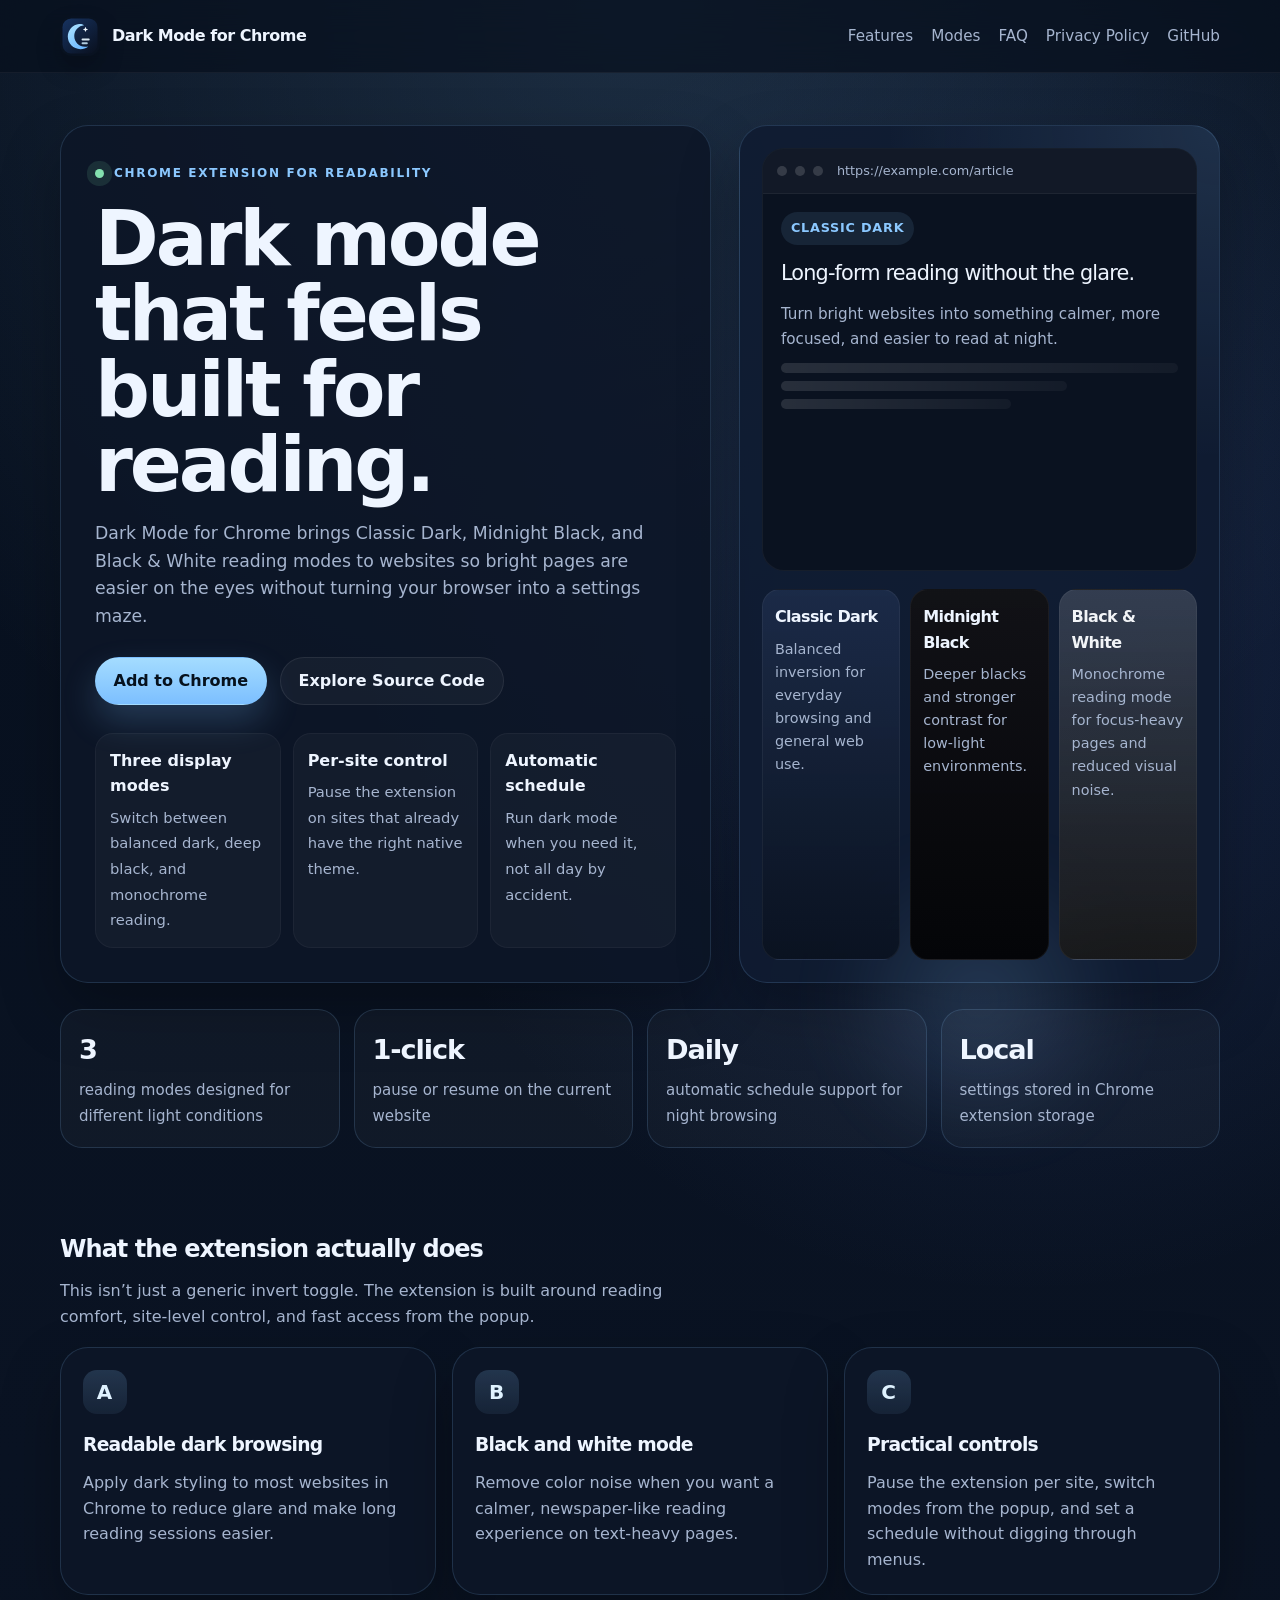
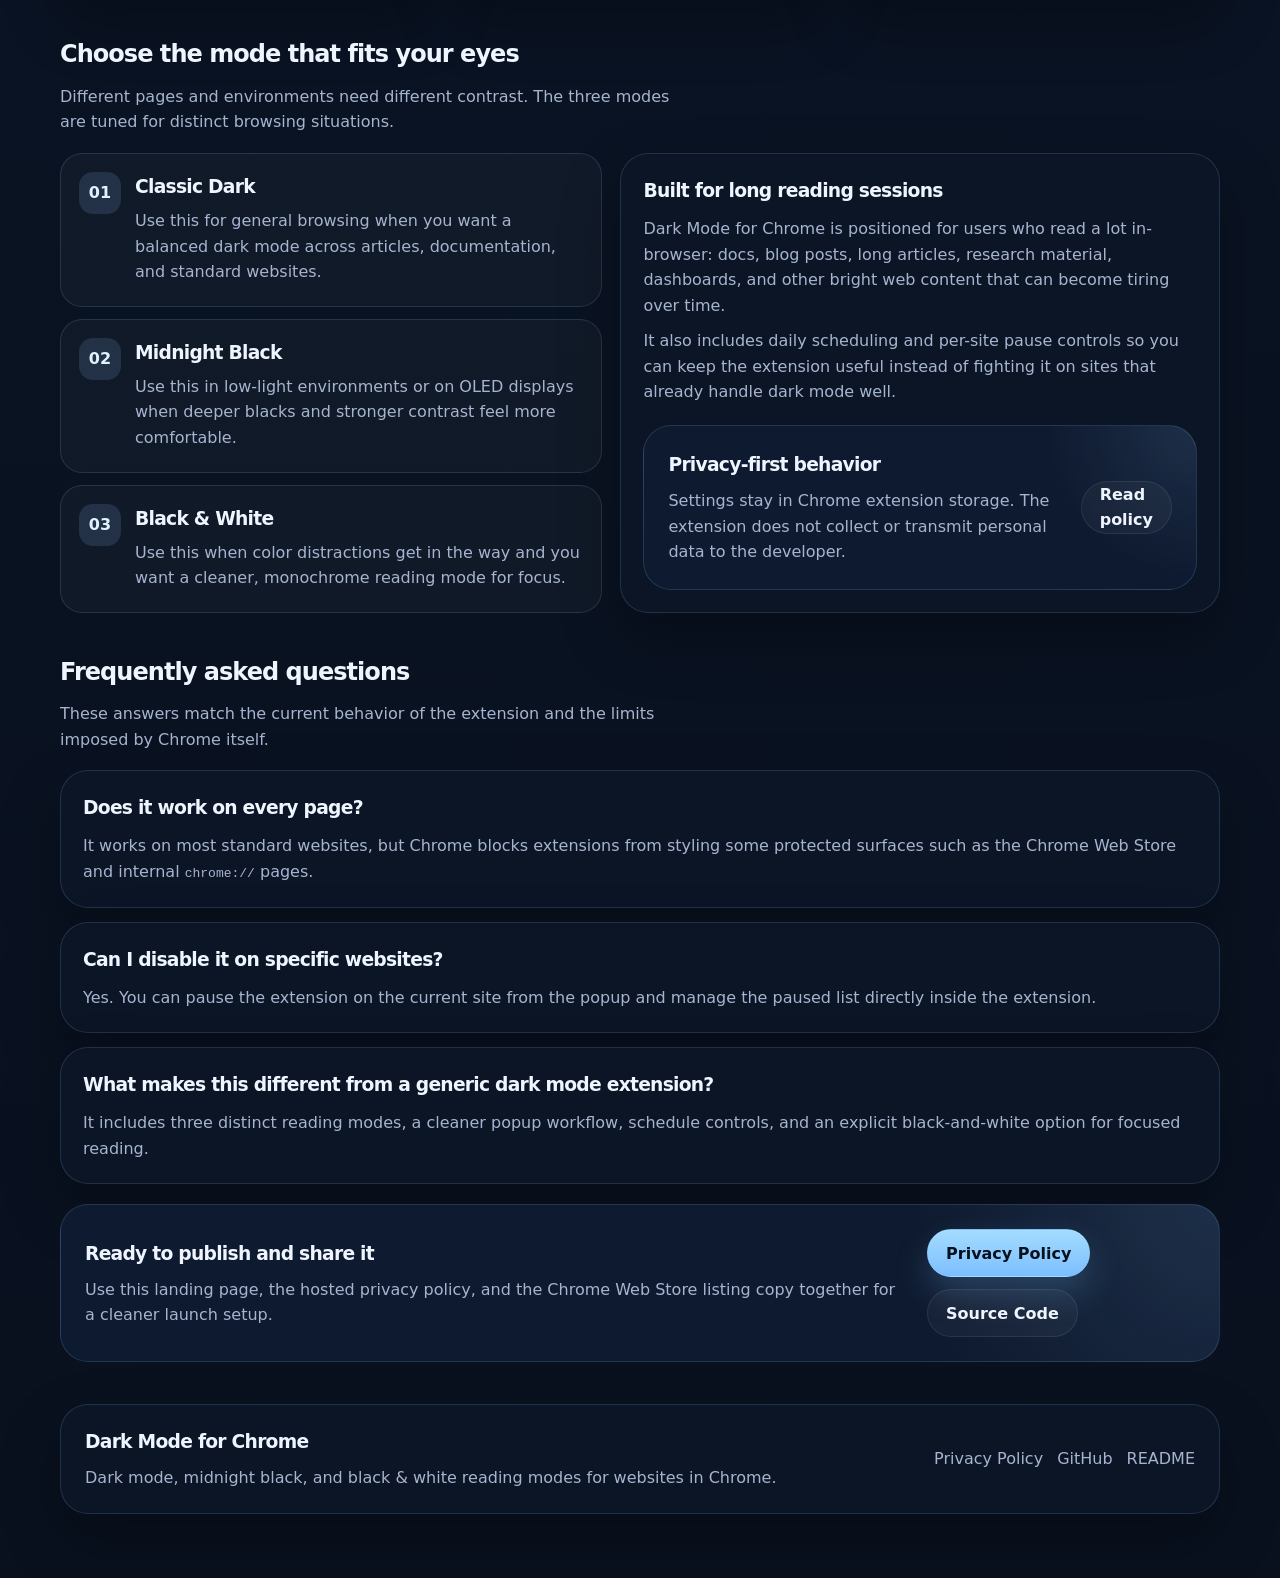
<file: index.html>
<!DOCTYPE html>
<html lang="en">
<head>
  <meta charset="UTF-8" />
  <meta name="viewport" content="width=device-width, initial-scale=1.0" />
  <title>Dark Mode for Chrome | Midnight Black and Black & White Reading Modes</title>
  <meta
    name="description"
    content="Dark Mode for Chrome adds Classic Dark, Midnight Black, and Black & White reading modes to websites for better readability and lower eye strain."
  />
  <meta
    name="robots"
    content="index,follow,max-image-preview:large,max-snippet:-1,max-video-preview:-1"
  />
  <meta property="og:title" content="Dark Mode for Chrome" />
  <meta
    property="og:description"
    content="A reading-focused Chrome extension with dark mode, midnight black, black-and-white mode, per-site pause, and schedule controls."
  />
  <meta property="og:type" content="website" />
  <meta property="og:image" content="/icons/icon128.png" />
  <meta name="twitter:card" content="summary_large_image" />
  <meta name="twitter:title" content="Dark Mode for Chrome" />
  <meta
    name="twitter:description"
    content="Dark mode for Chrome with Classic Dark, Midnight Black, and Black & White reading modes."
  />
  <meta name="twitter:image" content="/icons/icon128.png" />
  <link rel="icon" type="image/svg+xml" href="/icons/icon.svg" />
  <style>
    :root {
      --bg: #07101e;
      --surface: rgba(13, 22, 39, 0.88);
      --surface-2: rgba(16, 28, 49, 0.92);
      --surface-3: #13233e;
      --border: rgba(137, 196, 255, 0.16);
      --text: #eef5ff;
      --muted: #a6b5cf;
      --accent: #8bc8ff;
      --accent-2: #dff2ff;
      --success: #84e1af;
      --shadow: rgba(0, 0, 0, 0.28);
      --font: "Sora", "Segoe UI", system-ui, sans-serif;
      --font-body: "Inter", "Segoe UI", system-ui, sans-serif;
    }

    * { box-sizing: border-box; }
    html { color-scheme: dark; scroll-behavior: smooth; }
    body {
      margin: 0;
      font-family: var(--font-body);
      background:
        radial-gradient(circle at top, rgba(139, 200, 255, 0.16), transparent 28%),
        radial-gradient(circle at 80% 20%, rgba(73, 104, 192, 0.22), transparent 24%),
        linear-gradient(180deg, #07101e 0%, #0a1323 46%, #09111f 100%);
      color: var(--text);
      line-height: 1.6;
      overflow-x: hidden;
    }

    a { color: inherit; text-decoration: none; }
    img { display: block; max-width: 100%; }

    .shell {
      width: min(1160px, calc(100% - 32px));
      margin: 0 auto;
    }

    .nav {
      position: sticky;
      top: 0;
      z-index: 10;
      backdrop-filter: blur(16px);
      background: rgba(7, 16, 30, 0.72);
      border-bottom: 1px solid rgba(255, 255, 255, 0.05);
    }

    .nav-inner {
      display: flex;
      align-items: center;
      justify-content: space-between;
      gap: 18px;
      padding: 16px 0;
    }

    .brand {
      display: flex;
      align-items: center;
      gap: 12px;
      font-family: var(--font);
      font-weight: 700;
      letter-spacing: -0.03em;
    }

    .brand img {
      width: 40px;
      height: 40px;
      border-radius: 12px;
      box-shadow: 0 12px 24px rgba(0, 0, 0, 0.22);
    }

    .nav-links {
      display: flex;
      align-items: center;
      gap: 18px;
      color: var(--muted);
      font-size: 0.95rem;
    }

    .nav-links a:hover { color: var(--accent-2); }

    .nav-links a,
    .footer-links a {
      transition: color 160ms ease, opacity 160ms ease;
    }

    .hero {
      padding: 52px 0 28px;
    }

    .hero-grid {
      display: grid;
      grid-template-columns: minmax(0, 1.15fr) minmax(320px, 0.85fr);
      gap: 28px;
      align-items: stretch;
    }

    .hero-copy,
    .hero-demo,
    .panel,
    .faq-item,
    .footer-card {
      border: 1px solid var(--border);
      background: var(--surface);
      border-radius: 28px;
      box-shadow: 0 26px 60px var(--shadow);
    }

    .hero-copy {
      padding: 34px;
    }

    .hero-copy > * {
      opacity: 0;
      transform: translateY(24px);
      animation: rise-in 780ms cubic-bezier(0.22, 1, 0.36, 1) forwards;
    }

    .hero-copy .eyebrow { animation-delay: 100ms; }
    .hero-copy h1 { animation-delay: 180ms; }
    .hero-copy .lead { animation-delay: 280ms; }
    .hero-copy .cta-row { animation-delay: 380ms; }
    .hero-copy .mini-grid { animation-delay: 500ms; }

    .eyebrow {
      display: inline-flex;
      align-items: center;
      gap: 10px;
      font-size: 12px;
      letter-spacing: 0.14em;
      text-transform: uppercase;
      color: var(--accent);
      font-weight: 700;
      margin-bottom: 18px;
    }

    .eyebrow::before {
      content: "";
      width: 9px;
      height: 9px;
      border-radius: 999px;
      background: var(--success);
      box-shadow: 0 0 0 8px rgba(132, 225, 175, 0.12);
    }

    h1, h2, h3 {
      margin: 0;
      font-family: var(--font);
      letter-spacing: -0.04em;
    }

    h1 {
      font-size: clamp(2.5rem, 6vw, 4.8rem);
      line-height: 0.98;
      max-width: 10ch;
      margin-bottom: 18px;
    }

    .lead {
      font-size: 1.08rem;
      color: var(--muted);
      max-width: 60ch;
      margin: 0 0 26px;
    }

    .cta-row {
      display: flex;
      flex-wrap: wrap;
      gap: 12px;
      margin-bottom: 28px;
    }

    .button {
      display: inline-flex;
      align-items: center;
      justify-content: center;
      min-height: 48px;
      padding: 0 18px;
      border-radius: 999px;
      border: 1px solid transparent;
      font-weight: 700;
      transition: transform 160ms ease, border-color 160ms ease, background 160ms ease;
    }

    .button:hover { transform: translateY(-1px); }

    .button-primary {
      background: linear-gradient(180deg, #a4dcff 0%, #7cbfff 100%);
      color: #06111d;
      box-shadow: 0 16px 34px rgba(124, 191, 255, 0.22);
    }

    .button-secondary {
      background: rgba(255, 255, 255, 0.04);
      border-color: rgba(255, 255, 255, 0.08);
      color: var(--text);
    }

    .mini-grid {
      display: grid;
      grid-template-columns: repeat(3, minmax(0, 1fr));
      gap: 12px;
    }

    .mini-card {
      padding: 14px;
      border-radius: 18px;
      background: rgba(255, 255, 255, 0.03);
      border: 1px solid rgba(255, 255, 255, 0.04);
      transition: transform 180ms ease, border-color 180ms ease, background 180ms ease;
    }

    .mini-card:hover {
      transform: translateY(-3px);
      border-color: rgba(139, 200, 255, 0.18);
      background: rgba(255, 255, 255, 0.05);
    }

    .mini-title {
      display: block;
      font-weight: 700;
      margin-bottom: 6px;
    }

    .mini-copy {
      font-size: 0.92rem;
      color: var(--muted);
    }

    .hero-demo {
      padding: 22px;
      background:
        radial-gradient(circle at top right, rgba(139, 200, 255, 0.12), transparent 34%),
        var(--surface-2);
      display: grid;
      gap: 18px;
      position: relative;
      isolation: isolate;
      animation: drift 8s ease-in-out infinite;
    }

    .hero-demo::after {
      content: "";
      position: absolute;
      inset: auto 14% -18% 14%;
      height: 32%;
      background: radial-gradient(circle, rgba(139, 200, 255, 0.18), transparent 68%);
      filter: blur(30px);
      z-index: -1;
      animation: pulse-glow 6s ease-in-out infinite;
    }

    .demo-window {
      border-radius: 22px;
      border: 1px solid rgba(255, 255, 255, 0.05);
      background: #0a1220;
      overflow: hidden;
    }

    .demo-topbar {
      display: flex;
      align-items: center;
      gap: 8px;
      padding: 12px 14px;
      background: rgba(255, 255, 255, 0.03);
      border-bottom: 1px solid rgba(255, 255, 255, 0.05);
    }

    .demo-dot {
      width: 10px;
      height: 10px;
      border-radius: 50%;
      background: rgba(255, 255, 255, 0.15);
    }

    .demo-url {
      margin-left: 6px;
      font-size: 0.8rem;
      color: var(--muted);
    }

    .demo-body {
      padding: 18px;
      display: grid;
      gap: 12px;
    }

    .demo-badge {
      display: inline-flex;
      width: fit-content;
      padding: 6px 10px;
      border-radius: 999px;
      background: rgba(139, 200, 255, 0.1);
      color: var(--accent);
      font-size: 0.8rem;
      font-weight: 700;
      letter-spacing: 0.06em;
      text-transform: uppercase;
    }

    .demo-headline {
      font-size: 1.3rem;
      font-family: var(--font);
      letter-spacing: -0.04em;
    }

    .demo-paragraph {
      color: var(--muted);
      font-size: 0.95rem;
    }

    .demo-lines {
      display: grid;
      gap: 8px;
    }

    .line {
      height: 10px;
      border-radius: 999px;
      background: linear-gradient(90deg, rgba(255,255,255,0.12), rgba(255,255,255,0.04));
    }

    .line.short { width: 58%; }
    .line.mid { width: 72%; }

    .mode-preview-grid {
      display: grid;
      grid-template-columns: repeat(3, minmax(0, 1fr));
      gap: 10px;
    }

    .mode-preview {
      padding: 14px 12px;
      border-radius: 18px;
      border: 1px solid rgba(255, 255, 255, 0.05);
      background: rgba(255, 255, 255, 0.03);
      min-height: 132px;
      transition: transform 180ms ease, border-color 180ms ease;
    }

    .mode-preview:hover {
      transform: translateY(-4px);
      border-color: rgba(139, 200, 255, 0.2);
    }

    .mode-preview h3 {
      font-size: 1rem;
      margin-bottom: 8px;
    }

    .mode-preview p {
      margin: 0;
      font-size: 0.9rem;
      color: var(--muted);
    }

    .mode-preview.classic { background: linear-gradient(180deg, rgba(31, 47, 77, 0.8), rgba(10, 18, 32, 0.92)); }
    .mode-preview.midnight { background: linear-gradient(180deg, rgba(18, 18, 22, 0.96), rgba(4, 5, 8, 1)); }
    .mode-preview.mono {
      background: linear-gradient(180deg, rgba(240, 240, 240, 0.16), rgba(25, 25, 25, 0.92));
      color: #f2f4f7;
    }

    .stats {
      display: grid;
      grid-template-columns: repeat(4, minmax(0, 1fr));
      gap: 14px;
      margin: 26px 0 38px;
    }

    .stat {
      padding: 18px;
      border-radius: 22px;
      border: 1px solid var(--border);
      background: rgba(255, 255, 255, 0.03);
      transition: transform 180ms ease, border-color 180ms ease, background 180ms ease;
    }

    .stat:hover {
      transform: translateY(-4px);
      border-color: rgba(139, 200, 255, 0.22);
      background: rgba(255, 255, 255, 0.05);
    }

    .stat strong {
      display: block;
      font-family: var(--font);
      font-size: 1.7rem;
      letter-spacing: -0.04em;
      margin-bottom: 6px;
    }

    .stat span {
      color: var(--muted);
      font-size: 0.94rem;
    }

    .section {
      padding: 16px 0 24px;
    }

    .section-header {
      display: flex;
      align-items: end;
      justify-content: space-between;
      gap: 18px;
      margin-bottom: 18px;
    }

    .section-header p {
      max-width: 62ch;
      margin: 10px 0 0;
      color: var(--muted);
    }

    .grid-3 {
      display: grid;
      grid-template-columns: repeat(3, minmax(0, 1fr));
      gap: 16px;
    }

    .panel {
      padding: 22px;
      transition: transform 220ms ease, border-color 220ms ease, background 220ms ease;
      transform-style: preserve-3d;
    }

    .panel:hover {
      transform: translateY(-5px);
      border-color: rgba(139, 200, 255, 0.22);
      background: rgba(16, 28, 49, 0.92);
    }

    .panel-icon {
      width: 44px;
      height: 44px;
      border-radius: 14px;
      display: grid;
      place-items: center;
      margin-bottom: 16px;
      background: linear-gradient(180deg, rgba(139, 200, 255, 0.18), rgba(139, 200, 255, 0.08));
      color: var(--accent-2);
      font-size: 1.25rem;
      font-weight: 800;
    }

    .panel p {
      margin: 10px 0 0;
      color: var(--muted);
    }

    .two-up {
      display: grid;
      grid-template-columns: minmax(0, 0.95fr) minmax(0, 1.05fr);
      gap: 18px;
      margin-top: 12px;
    }

    .steps {
      display: grid;
      gap: 12px;
    }

    .step {
      display: grid;
      grid-template-columns: 42px minmax(0, 1fr);
      gap: 14px;
      align-items: start;
      padding: 18px;
      border-radius: 22px;
      border: 1px solid var(--border);
      background: rgba(255, 255, 255, 0.03);
      transition: transform 180ms ease, border-color 180ms ease;
    }

    .step:hover {
      transform: translateY(-4px);
      border-color: rgba(139, 200, 255, 0.2);
    }

    .step-number {
      width: 42px;
      height: 42px;
      border-radius: 14px;
      display: grid;
      place-items: center;
      font-family: var(--font);
      font-weight: 700;
      background: rgba(139, 200, 255, 0.14);
      color: var(--accent-2);
    }

    .step p { margin: 6px 0 0; color: var(--muted); }

    .faq {
      display: grid;
      gap: 14px;
    }

    .faq-item {
      padding: 22px;
      transition: transform 180ms ease, border-color 180ms ease;
    }

    .faq-item:hover {
      transform: translateY(-4px);
      border-color: rgba(139, 200, 255, 0.18);
    }

    .faq-item p {
      margin: 10px 0 0;
      color: var(--muted);
    }

    .cta-band {
      margin-top: 20px;
      padding: 24px;
      border-radius: 28px;
      border: 1px solid var(--border);
      background:
        radial-gradient(circle at right top, rgba(139, 200, 255, 0.12), transparent 26%),
        var(--surface-2);
      display: flex;
      align-items: center;
      justify-content: space-between;
      gap: 18px;
      transition: transform 220ms ease, border-color 220ms ease;
    }

    .cta-band:hover {
      transform: translateY(-4px);
      border-color: rgba(139, 200, 255, 0.22);
    }

    .cta-band p {
      margin: 8px 0 0;
      color: var(--muted);
    }

    footer {
      padding: 18px 0 64px;
    }

    .footer-card {
      padding: 22px 24px;
      display: flex;
      align-items: center;
      justify-content: space-between;
      gap: 18px;
    }

    .footer-links {
      display: flex;
      flex-wrap: wrap;
      gap: 14px;
      color: var(--muted);
    }

    .footer-links a:hover { color: var(--accent-2); }

    [data-reveal] {
      opacity: 0;
      transform: translateY(30px) scale(0.985);
      transition:
        opacity 700ms cubic-bezier(0.22, 1, 0.36, 1),
        transform 700ms cubic-bezier(0.22, 1, 0.36, 1);
      transition-delay: var(--reveal-delay, 0ms);
    }

    [data-reveal].is-visible {
      opacity: 1;
      transform: translateY(0) scale(1);
    }

    @keyframes rise-in {
      from {
        opacity: 0;
        transform: translateY(24px);
      }
      to {
        opacity: 1;
        transform: translateY(0);
      }
    }

    @keyframes drift {
      0%, 100% {
        transform: translateY(0px);
      }
      50% {
        transform: translateY(-10px);
      }
    }

    @keyframes pulse-glow {
      0%, 100% {
        opacity: 0.55;
        transform: scale(0.96);
      }
      50% {
        opacity: 0.9;
        transform: scale(1.04);
      }
    }

    @media (prefers-reduced-motion: reduce) {
      html { scroll-behavior: auto; }
      .hero-copy > *,
      .hero-demo,
      .hero-demo::after,
      [data-reveal] {
        animation: none !important;
        transition: none !important;
        opacity: 1 !important;
        transform: none !important;
      }
    }

    @media (max-width: 980px) {
      .hero-grid,
      .two-up,
      .grid-3,
      .stats,
      .mode-preview-grid {
        grid-template-columns: 1fr;
      }

      .mini-grid { grid-template-columns: 1fr; }
      .cta-band,
      .footer-card,
      .section-header,
      .nav-inner {
        align-items: start;
        flex-direction: column;
      }

      .nav-links {
        flex-wrap: wrap;
        gap: 12px;
      }
    }

    @media (max-width: 640px) {
      .shell { width: min(100% - 20px, 1160px); }
      .hero { padding-top: 26px; }
      .hero-copy,
      .hero-demo,
      .panel,
      .faq-item,
      .footer-card,
      .cta-band {
        padding: 20px;
        border-radius: 24px;
      }

      h1 { max-width: none; }
    }
  </style>
  <script type="application/ld+json">
    {
      "@context": "https://schema.org",
      "@type": "SoftwareApplication",
      "name": "Dark Mode for Chrome",
      "applicationCategory": "BrowserApplication",
      "operatingSystem": "Chrome",
      "description": "Dark Mode for Chrome adds Classic Dark, Midnight Black, and Black & White reading modes to websites for better readability and lower eye strain.",
      "offers": {
        "@type": "Offer",
        "price": "0",
        "priceCurrency": "USD"
      },
      "featureList": [
        "Classic Dark mode",
        "Midnight Black mode",
        "Black & White reading mode",
        "Per-site pause",
        "Daily schedule controls",
        "Lightweight popup controls"
      ]
    }
  </script>
</head>
<body>
  <nav class="nav">
    <div class="shell nav-inner">
      <a class="brand" href="#top">
        <img src="/icons/icon.svg" alt="Dark Mode for Chrome icon" />
        <span>Dark Mode for Chrome</span>
      </a>
      <div class="nav-links">
        <a href="#features">Features</a>
        <a href="#modes">Modes</a>
        <a href="#faq">FAQ</a>
        <a href="/privacy-policy/">Privacy Policy</a>
        <a href="https://github.com/drdhavaltrivedi/dark-mode-for-chrome">GitHub</a>
      </div>
    </div>
  </nav>

  <main class="shell" id="top">
    <section class="hero">
      <div class="hero-grid">
        <div class="hero-copy">
          <div class="eyebrow">Chrome extension for readability</div>
          <h1>Dark mode that feels built for reading.</h1>
          <p class="lead">
            Dark Mode for Chrome brings Classic Dark, Midnight Black, and Black &amp; White reading modes
            to websites so bright pages are easier on the eyes without turning your browser into a settings maze.
          </p>
          <div class="cta-row">
            <a class="button button-primary" href="https://chromewebstore.google.com/detail/dark-mode-for-chrome-%E2%80%94-ni/hnjcjcghfnjfonceacdfpfhcjadffdhe?authuser=0&hl=en-GB&utm_source=weblanding&utm_medium=referral&utm_campaign=chrome_extension_promo">Add to Chrome</a>
            <a class="button button-secondary" href="https://github.com/drdhavaltrivedi/dark-mode-for-chrome">Explore Source Code</a>
          </div>
          <div class="mini-grid">
            <div class="mini-card">
              <span class="mini-title">Three display modes</span>
              <span class="mini-copy">Switch between balanced dark, deep black, and monochrome reading.</span>
            </div>
            <div class="mini-card">
              <span class="mini-title">Per-site control</span>
              <span class="mini-copy">Pause the extension on sites that already have the right native theme.</span>
            </div>
            <div class="mini-card">
              <span class="mini-title">Automatic schedule</span>
              <span class="mini-copy">Run dark mode when you need it, not all day by accident.</span>
            </div>
          </div>
        </div>

        <div class="hero-demo">
          <div class="demo-window">
            <div class="demo-topbar">
              <span class="demo-dot"></span>
              <span class="demo-dot"></span>
              <span class="demo-dot"></span>
              <span class="demo-url">https://example.com/article</span>
            </div>
            <div class="demo-body">
              <span class="demo-badge">Classic Dark</span>
              <div class="demo-headline">Long-form reading without the glare.</div>
              <div class="demo-paragraph">
                Turn bright websites into something calmer, more focused, and easier to read at night.
              </div>
              <div class="demo-lines">
                <div class="line"></div>
                <div class="line mid"></div>
                <div class="line short"></div>
              </div>
            </div>
          </div>
          <div class="mode-preview-grid">
            <article class="mode-preview classic">
              <h3>Classic Dark</h3>
              <p>Balanced inversion for everyday browsing and general web use.</p>
            </article>
            <article class="mode-preview midnight">
              <h3>Midnight Black</h3>
              <p>Deeper blacks and stronger contrast for low-light environments.</p>
            </article>
            <article class="mode-preview mono">
              <h3>Black &amp; White</h3>
              <p>Monochrome reading mode for focus-heavy pages and reduced visual noise.</p>
            </article>
          </div>
        </div>
      </div>

      <div class="stats" data-reveal>
        <div class="stat">
          <strong>3</strong>
          <span>reading modes designed for different light conditions</span>
        </div>
        <div class="stat">
          <strong>1-click</strong>
          <span>pause or resume on the current website</span>
        </div>
        <div class="stat">
          <strong>Daily</strong>
          <span>automatic schedule support for night browsing</span>
        </div>
        <div class="stat">
          <strong>Local</strong>
          <span>settings stored in Chrome extension storage</span>
        </div>
      </div>
    </section>

    <section class="section" id="features">
      <div class="section-header" data-reveal>
        <div>
          <h2>What the extension actually does</h2>
          <p>
            This isn’t just a generic invert toggle. The extension is built around reading comfort,
            site-level control, and fast access from the popup.
          </p>
        </div>
      </div>
      <div class="grid-3">
        <article class="panel" data-reveal style="--reveal-delay: 40ms;">
          <div class="panel-icon">A</div>
          <h3>Readable dark browsing</h3>
          <p>
            Apply dark styling to most websites in Chrome to reduce glare and make long reading sessions easier.
          </p>
        </article>
        <article class="panel" data-reveal style="--reveal-delay: 120ms;">
          <div class="panel-icon">B</div>
          <h3>Black and white mode</h3>
          <p>
            Remove color noise when you want a calmer, newspaper-like reading experience on text-heavy pages.
          </p>
        </article>
        <article class="panel" data-reveal style="--reveal-delay: 200ms;">
          <div class="panel-icon">C</div>
          <h3>Practical controls</h3>
          <p>
            Pause the extension per site, switch modes from the popup, and set a schedule without digging through menus.
          </p>
        </article>
      </div>
    </section>

    <section class="section" id="modes">
      <div class="section-header" data-reveal>
        <div>
          <h2>Choose the mode that fits your eyes</h2>
          <p>
            Different pages and environments need different contrast. The three modes are tuned for distinct browsing situations.
          </p>
        </div>
      </div>
      <div class="two-up">
        <div class="steps">
          <article class="step" data-reveal style="--reveal-delay: 40ms;">
            <div class="step-number">01</div>
            <div>
              <h3>Classic Dark</h3>
              <p>Use this for general browsing when you want a balanced dark mode across articles, documentation, and standard websites.</p>
            </div>
          </article>
          <article class="step" data-reveal style="--reveal-delay: 120ms;">
            <div class="step-number">02</div>
            <div>
              <h3>Midnight Black</h3>
              <p>Use this in low-light environments or on OLED displays when deeper blacks and stronger contrast feel more comfortable.</p>
            </div>
          </article>
          <article class="step" data-reveal style="--reveal-delay: 200ms;">
            <div class="step-number">03</div>
            <div>
              <h3>Black &amp; White</h3>
              <p>Use this when color distractions get in the way and you want a cleaner, monochrome reading mode for focus.</p>
            </div>
          </article>
        </div>
        <article class="panel" data-reveal style="--reveal-delay: 120ms;">
          <h3>Built for long reading sessions</h3>
          <p>
            Dark Mode for Chrome is positioned for users who read a lot in-browser: docs, blog posts,
            long articles, research material, dashboards, and other bright web content that can become tiring over time.
          </p>
          <p>
            It also includes daily scheduling and per-site pause controls so you can keep the extension useful
            instead of fighting it on sites that already handle dark mode well.
          </p>
          <div class="cta-band" style="margin-top:20px;">
            <div>
              <h3>Privacy-first behavior</h3>
              <p>Settings stay in Chrome extension storage. The extension does not collect or transmit personal data to the developer.</p>
            </div>
            <a class="button button-secondary" href="/privacy-policy/">Read policy</a>
          </div>
        </article>
      </div>
    </section>

    <section class="section" id="faq">
      <div class="section-header" data-reveal>
        <div>
          <h2>Frequently asked questions</h2>
          <p>
            These answers match the current behavior of the extension and the limits imposed by Chrome itself.
          </p>
        </div>
      </div>
      <div class="faq">
        <article class="faq-item" data-reveal style="--reveal-delay: 40ms;">
          <h3>Does it work on every page?</h3>
          <p>
            It works on most standard websites, but Chrome blocks extensions from styling some protected surfaces such as
            the Chrome Web Store and internal <code>chrome://</code> pages.
          </p>
        </article>
        <article class="faq-item" data-reveal style="--reveal-delay: 120ms;">
          <h3>Can I disable it on specific websites?</h3>
          <p>
            Yes. You can pause the extension on the current site from the popup and manage the paused list directly inside the extension.
          </p>
        </article>
        <article class="faq-item" data-reveal style="--reveal-delay: 200ms;">
          <h3>What makes this different from a generic dark mode extension?</h3>
          <p>
            It includes three distinct reading modes, a cleaner popup workflow, schedule controls, and an explicit black-and-white option for focused reading.
          </p>
        </article>
      </div>

      <div class="cta-band" data-reveal>
        <div>
          <h3>Ready to publish and share it</h3>
          <p>
            Use this landing page, the hosted privacy policy, and the Chrome Web Store listing copy together for a cleaner launch setup.
          </p>
        </div>
        <div class="cta-row" style="margin:0;">
          <a class="button button-primary" href="/privacy-policy/">Privacy Policy</a>
          <a class="button button-secondary" href="https://github.com/drdhavaltrivedi/dark-mode-for-chrome">Source Code</a>
        </div>
      </div>
    </section>

    <footer>
      <div class="footer-card" data-reveal>
        <div>
          <h3>Dark Mode for Chrome</h3>
          <p style="margin:8px 0 0; color: var(--muted);">
            Dark mode, midnight black, and black &amp; white reading modes for websites in Chrome.
          </p>
        </div>
        <div class="footer-links">
          <a href="/privacy-policy/">Privacy Policy</a>
          <a href="https://github.com/drdhavaltrivedi/dark-mode-for-chrome">GitHub</a>
          <a href="/README.md">README</a>
        </div>
      </div>
    </footer>
  </main>
  <script>
    (() => {
      const prefersReducedMotion = window.matchMedia('(prefers-reduced-motion: reduce)').matches;
      if (prefersReducedMotion) return;

      const revealItems = document.querySelectorAll('[data-reveal]');
      const observer = new IntersectionObserver((entries) => {
        entries.forEach((entry) => {
          if (!entry.isIntersecting) return;
          entry.target.classList.add('is-visible');
          observer.unobserve(entry.target);
        });
      }, {
        threshold: 0.18,
        rootMargin: '0px 0px -8% 0px'
      });

      revealItems.forEach((item) => observer.observe(item));

      const tiltItems = document.querySelectorAll('.panel, .faq-item, .footer-card');
      tiltItems.forEach((item) => {
        item.addEventListener('pointermove', (event) => {
          const rect = item.getBoundingClientRect();
          const px = (event.clientX - rect.left) / rect.width;
          const py = (event.clientY - rect.top) / rect.height;
          const rotateY = (px - 0.5) * 5;
          const rotateX = (0.5 - py) * 4;
          item.style.transform = `translateY(-5px) rotateX(${rotateX}deg) rotateY(${rotateY}deg)`;
        });

        item.addEventListener('pointerleave', () => {
          item.style.transform = '';
        });
      });
    })();
  </script>
</body>
</html>
</file>
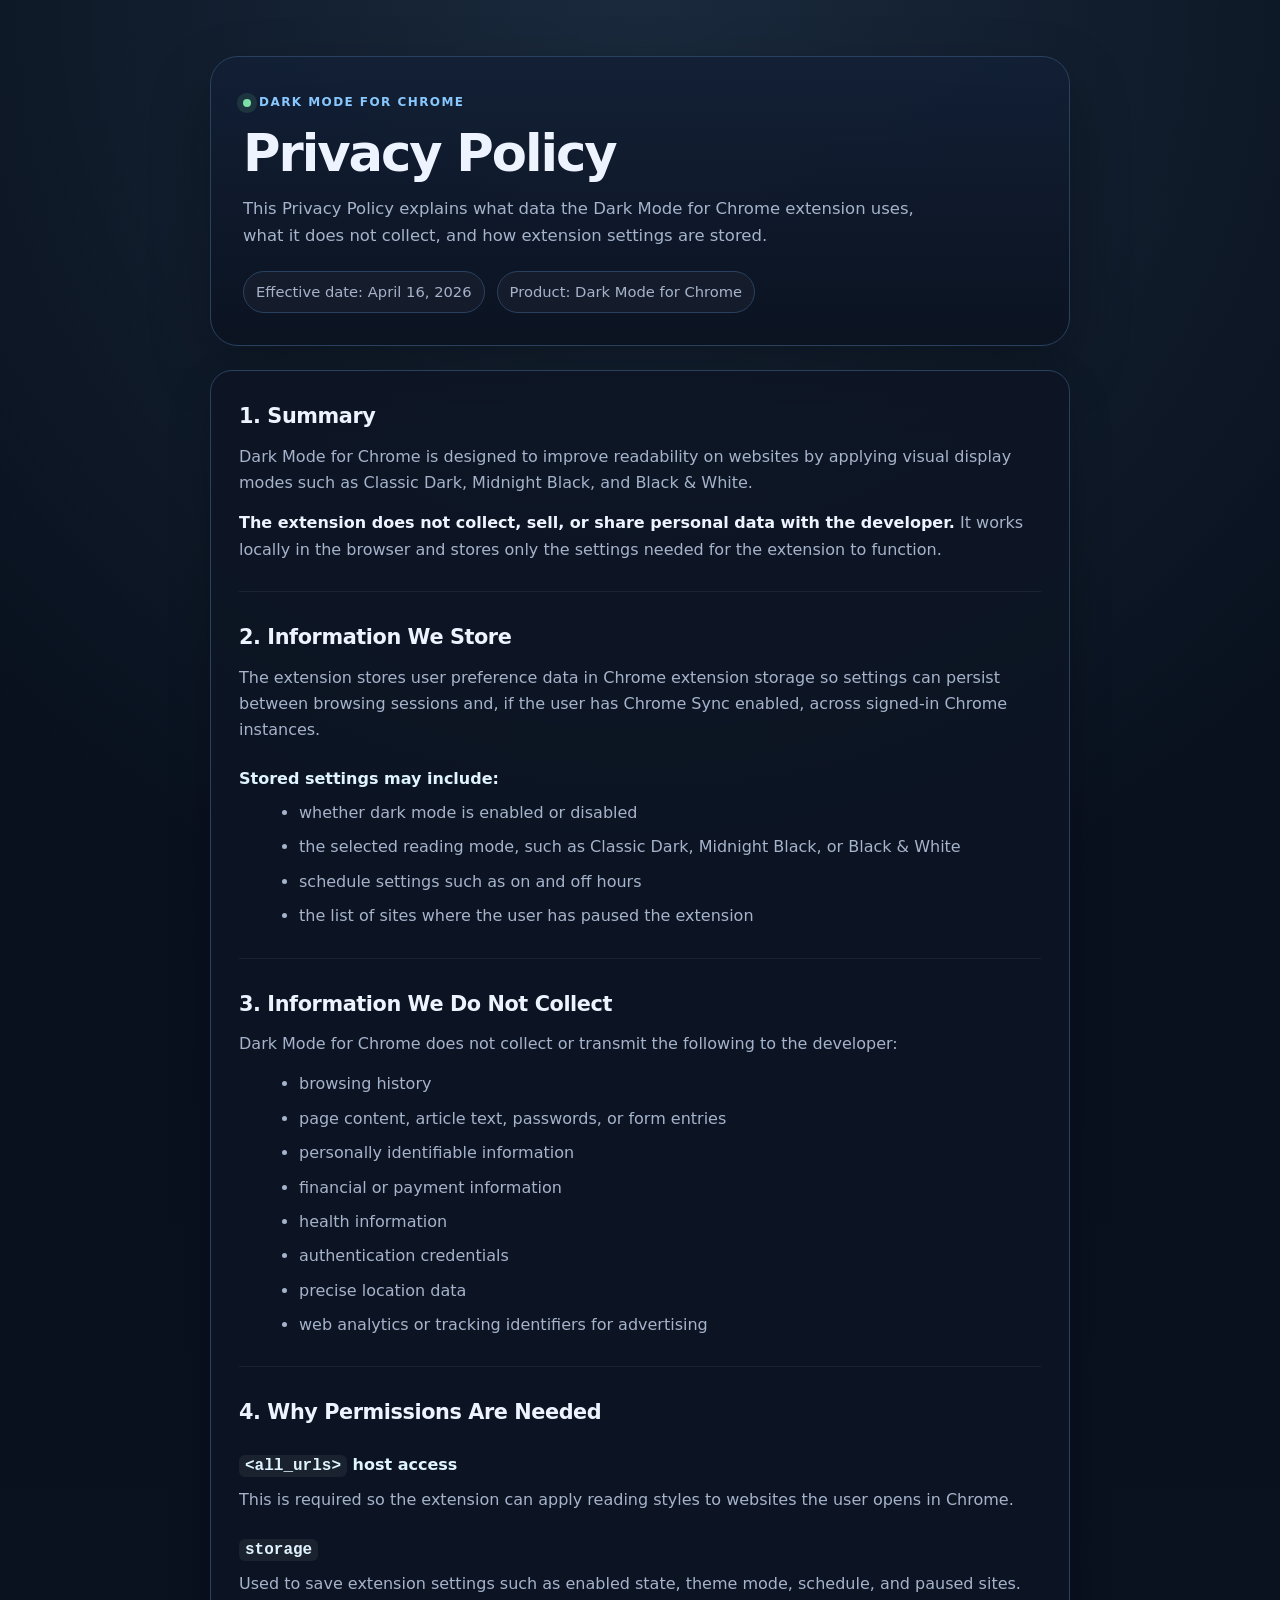
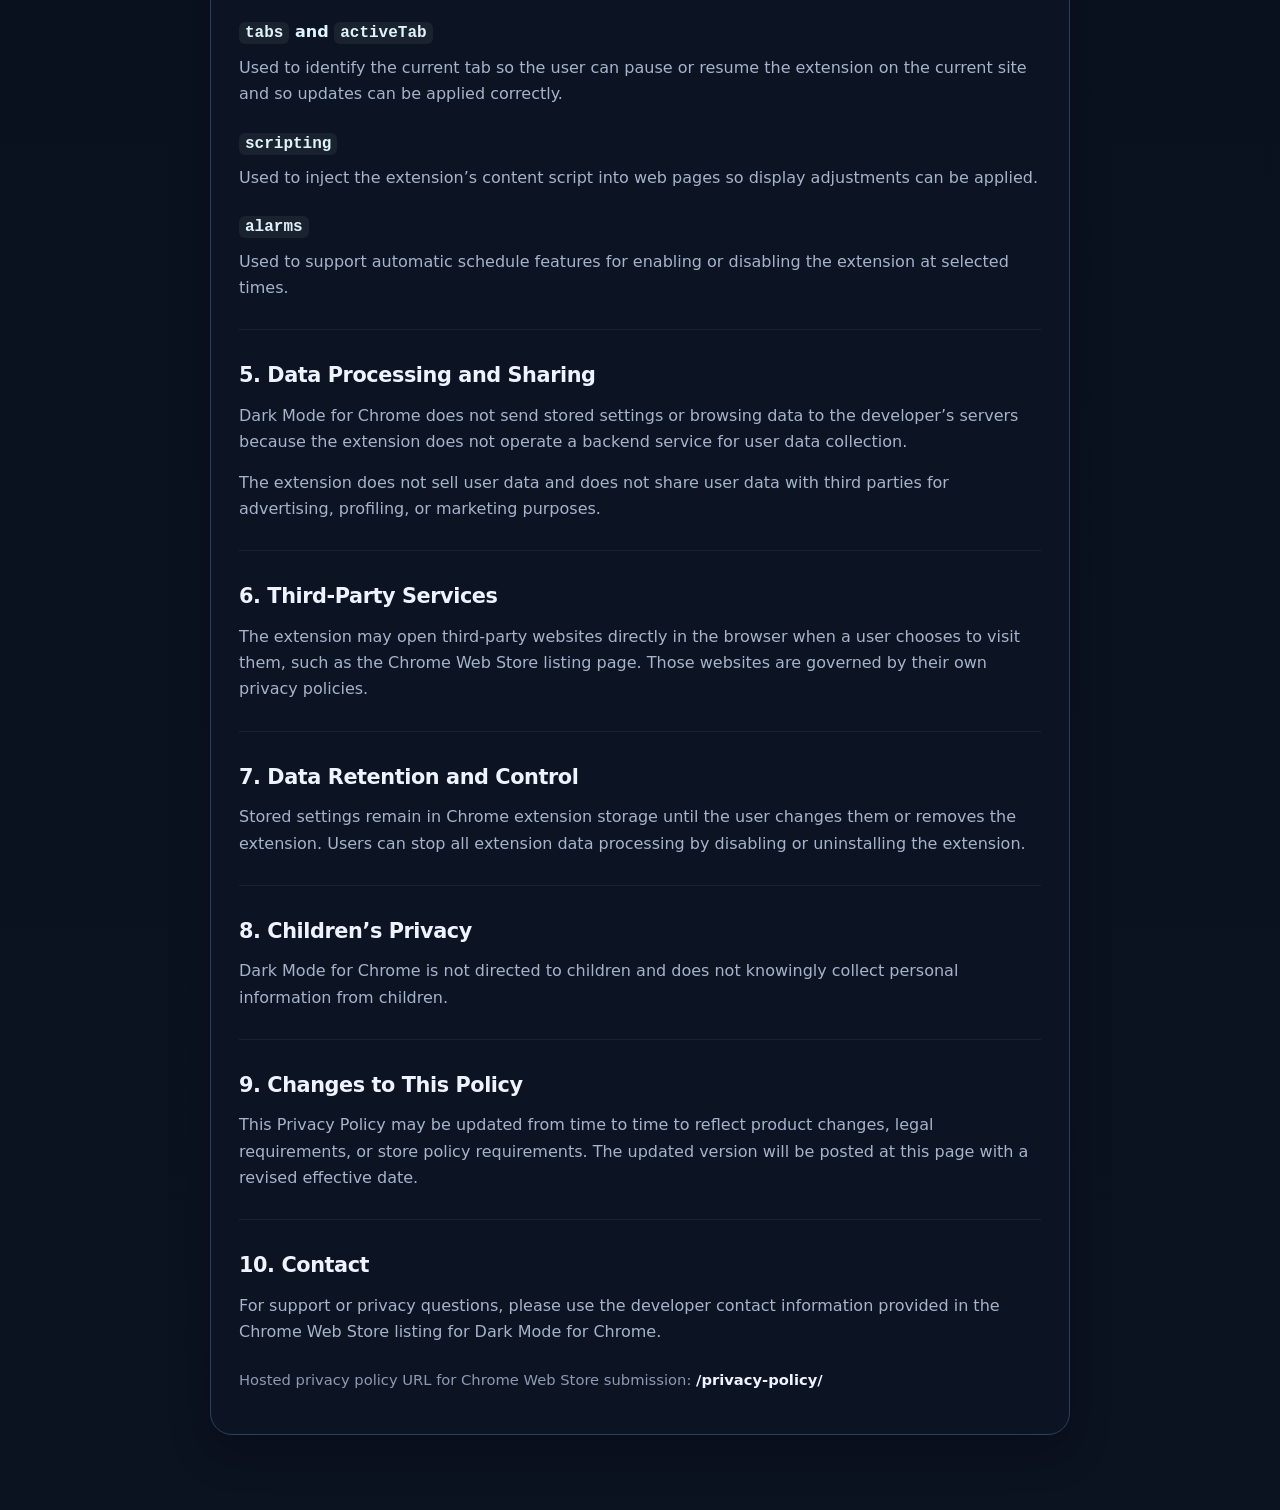
<file: privacy-policy/index.html>
<!DOCTYPE html>
<html lang="en">
<head>
  <meta charset="UTF-8" />
  <meta name="viewport" content="width=device-width, initial-scale=1.0" />
  <title>Privacy Policy | Dark Mode for Chrome</title>
  <meta name="description" content="Privacy Policy for the Dark Mode for Chrome extension." />
  <style>
    :root {
      --bg: #08101d;
      --surface: #101b2e;
      --border: #29415f;
      --text: #eef4ff;
      --muted: #a5b3cb;
      --accent: #88c8ff;
      --accent-2: #dff4ff;
      --success: #7ce0a7;
      --shadow: rgba(0, 0, 0, 0.28);
      --font: "Inter", "Segoe UI", system-ui, sans-serif;
    }

    * { box-sizing: border-box; }
    html { color-scheme: dark; }

    body {
      margin: 0;
      font-family: var(--font);
      background:
        radial-gradient(circle at top, rgba(136, 200, 255, 0.14), transparent 30%),
        linear-gradient(180deg, #08101d 0%, #0b1220 100%);
      color: var(--text);
      line-height: 1.65;
    }

    .wrap {
      max-width: 900px;
      margin: 0 auto;
      padding: 56px 20px 80px;
    }

    .hero {
      background: linear-gradient(180deg, rgba(18, 31, 53, 0.92), rgba(11, 18, 32, 0.94));
      border: 1px solid var(--border);
      border-radius: 28px;
      padding: 32px;
      box-shadow: 0 24px 60px var(--shadow);
      margin-bottom: 24px;
    }

    .eyebrow {
      display: inline-flex;
      align-items: center;
      gap: 8px;
      font-size: 12px;
      font-weight: 700;
      letter-spacing: 0.12em;
      text-transform: uppercase;
      color: var(--accent);
      margin-bottom: 14px;
    }

    .dot {
      width: 8px;
      height: 8px;
      border-radius: 50%;
      background: var(--success);
      box-shadow: 0 0 0 6px rgba(124, 224, 167, 0.12);
    }

    h1 {
      font-size: clamp(2rem, 5vw, 3.2rem);
      line-height: 1.05;
      margin: 0 0 14px;
      letter-spacing: -0.04em;
    }

    .lede {
      margin: 0;
      max-width: 700px;
      color: var(--muted);
      font-size: 1.03rem;
    }

    .meta {
      display: flex;
      flex-wrap: wrap;
      gap: 12px;
      margin-top: 22px;
    }

    .meta-pill {
      padding: 8px 12px;
      border: 1px solid var(--border);
      border-radius: 999px;
      background: rgba(255, 255, 255, 0.03);
      color: var(--muted);
      font-size: 0.92rem;
    }

    .card {
      background: rgba(13, 21, 36, 0.88);
      border: 1px solid var(--border);
      border-radius: 22px;
      padding: 28px;
      box-shadow: 0 18px 42px rgba(0, 0, 0, 0.22);
    }

    h2 {
      margin: 0 0 10px;
      font-size: 1.3rem;
      letter-spacing: -0.02em;
    }

    h3 {
      margin: 22px 0 8px;
      font-size: 1rem;
      color: var(--accent-2);
    }

    p {
      margin: 0 0 14px;
      color: var(--muted);
    }

    ul {
      margin: 0 0 16px 20px;
      color: var(--muted);
    }

    li + li { margin-top: 8px; }
    strong { color: var(--text); }
    code {
      font-family: ui-monospace, "SFMono-Regular", Menlo, monospace;
      background: rgba(255, 255, 255, 0.06);
      padding: 2px 6px;
      border-radius: 6px;
    }

    .section + .section {
      margin-top: 28px;
      padding-top: 28px;
      border-top: 1px solid rgba(255, 255, 255, 0.06);
    }

    .footer {
      margin-top: 22px;
      color: #8d9ab2;
      font-size: 0.92rem;
    }

    @media (max-width: 640px) {
      .wrap { padding: 28px 14px 48px; }
      .hero, .card {
        padding: 22px 18px;
        border-radius: 20px;
      }
    }
  </style>
</head>
<body>
  <main class="wrap">
    <section class="hero">
      <div class="eyebrow"><span class="dot"></span> Dark Mode for Chrome</div>
      <h1>Privacy Policy</h1>
      <p class="lede">
        This Privacy Policy explains what data the Dark Mode for Chrome extension uses,
        what it does not collect, and how extension settings are stored.
      </p>
      <div class="meta">
        <span class="meta-pill">Effective date: April 16, 2026</span>
        <span class="meta-pill">Product: Dark Mode for Chrome</span>
      </div>
    </section>

    <section class="card">
      <div class="section">
        <h2>1. Summary</h2>
        <p>
          Dark Mode for Chrome is designed to improve readability on websites by applying
          visual display modes such as Classic Dark, Midnight Black, and Black &amp; White.
        </p>
        <p>
          <strong>The extension does not collect, sell, or share personal data with the developer.</strong>
          It works locally in the browser and stores only the settings needed for the extension to function.
        </p>
      </div>

      <div class="section">
        <h2>2. Information We Store</h2>
        <p>
          The extension stores user preference data in Chrome extension storage so settings can
          persist between browsing sessions and, if the user has Chrome Sync enabled, across
          signed-in Chrome instances.
        </p>
        <h3>Stored settings may include:</h3>
        <ul>
          <li>whether dark mode is enabled or disabled</li>
          <li>the selected reading mode, such as Classic Dark, Midnight Black, or Black &amp; White</li>
          <li>schedule settings such as on and off hours</li>
          <li>the list of sites where the user has paused the extension</li>
        </ul>
      </div>

      <div class="section">
        <h2>3. Information We Do Not Collect</h2>
        <p>Dark Mode for Chrome does not collect or transmit the following to the developer:</p>
        <ul>
          <li>browsing history</li>
          <li>page content, article text, passwords, or form entries</li>
          <li>personally identifiable information</li>
          <li>financial or payment information</li>
          <li>health information</li>
          <li>authentication credentials</li>
          <li>precise location data</li>
          <li>web analytics or tracking identifiers for advertising</li>
        </ul>
      </div>

      <div class="section">
        <h2>4. Why Permissions Are Needed</h2>
        <h3><code>&lt;all_urls&gt;</code> host access</h3>
        <p>This is required so the extension can apply reading styles to websites the user opens in Chrome.</p>

        <h3><code>storage</code></h3>
        <p>Used to save extension settings such as enabled state, theme mode, schedule, and paused sites.</p>

        <h3><code>tabs</code> and <code>activeTab</code></h3>
        <p>Used to identify the current tab so the user can pause or resume the extension on the current site and so updates can be applied correctly.</p>

        <h3><code>scripting</code></h3>
        <p>Used to inject the extension’s content script into web pages so display adjustments can be applied.</p>

        <h3><code>alarms</code></h3>
        <p>Used to support automatic schedule features for enabling or disabling the extension at selected times.</p>
      </div>

      <div class="section">
        <h2>5. Data Processing and Sharing</h2>
        <p>
          Dark Mode for Chrome does not send stored settings or browsing data to the developer’s servers
          because the extension does not operate a backend service for user data collection.
        </p>
        <p>
          The extension does not sell user data and does not share user data with third parties for
          advertising, profiling, or marketing purposes.
        </p>
      </div>

      <div class="section">
        <h2>6. Third-Party Services</h2>
        <p>
          The extension may open third-party websites directly in the browser when a user chooses to visit them,
          such as the Chrome Web Store listing page. Those websites are governed by their own privacy policies.
        </p>
      </div>

      <div class="section">
        <h2>7. Data Retention and Control</h2>
        <p>
          Stored settings remain in Chrome extension storage until the user changes them or removes the extension.
          Users can stop all extension data processing by disabling or uninstalling the extension.
        </p>
      </div>

      <div class="section">
        <h2>8. Children’s Privacy</h2>
        <p>
          Dark Mode for Chrome is not directed to children and does not knowingly collect personal information from children.
        </p>
      </div>

      <div class="section">
        <h2>9. Changes to This Policy</h2>
        <p>
          This Privacy Policy may be updated from time to time to reflect product changes, legal requirements,
          or store policy requirements. The updated version will be posted at this page with a revised effective date.
        </p>
      </div>

      <div class="section">
        <h2>10. Contact</h2>
        <p>
          For support or privacy questions, please use the developer contact information provided in the
          Chrome Web Store listing for Dark Mode for Chrome.
        </p>
      </div>

      <p class="footer">
        Hosted privacy policy URL for Chrome Web Store submission: <strong>/privacy-policy/</strong>
      </p>
    </section>
  </main>
</body>
</html>
</file>
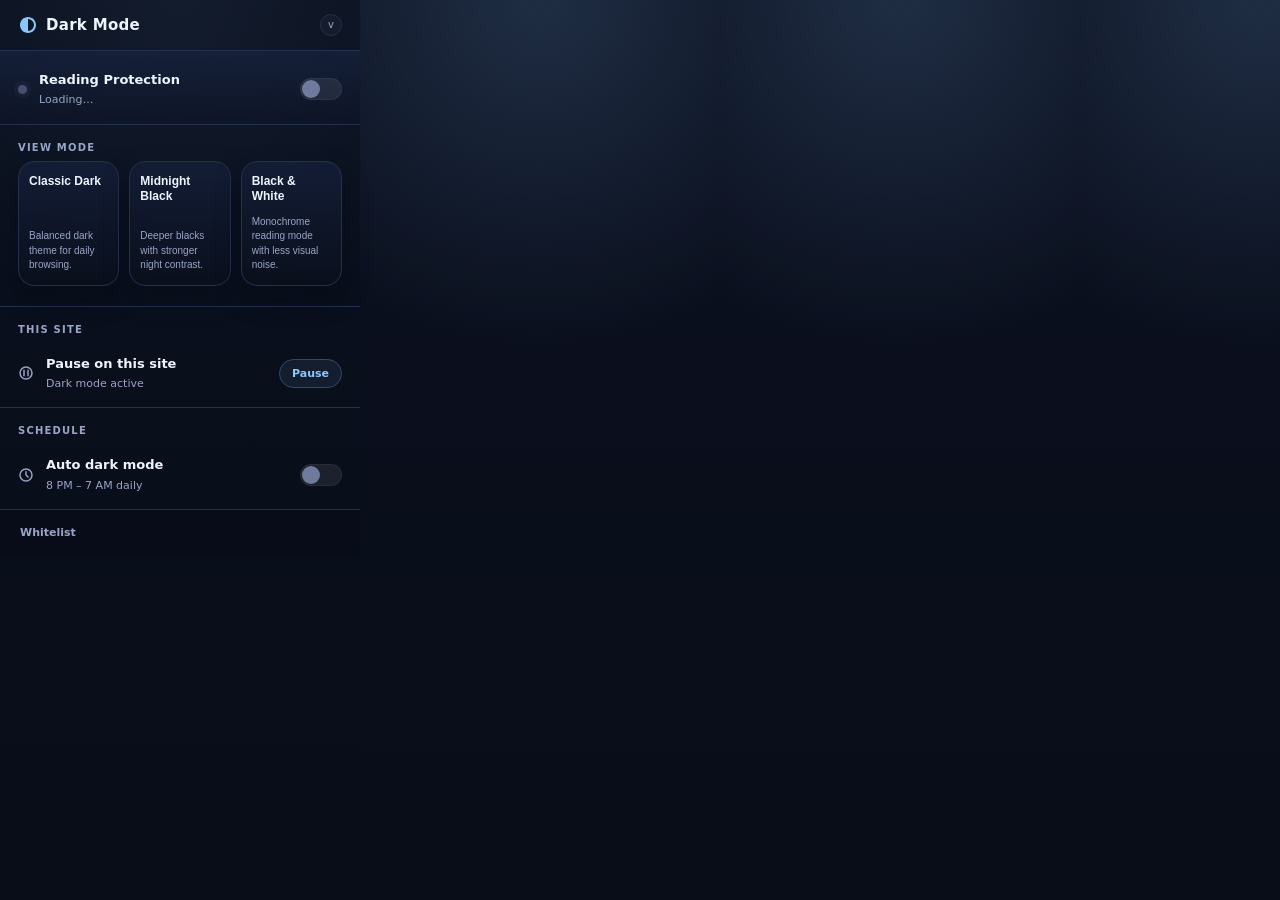
<file: popup/popup.html>
<!DOCTYPE html>
<html lang="en">
<head>
  <meta charset="UTF-8" />
  <meta name="viewport" content="width=device-width, initial-scale=1.0" />
  <title>Dark Mode</title>
  <link rel="stylesheet" href="popup.css" />
</head>
<body>
  <header class="header">
    <div class="header-left">
      <svg class="header-icon" viewBox="0 0 20 20" fill="none" xmlns="http://www.w3.org/2000/svg">
        <path d="M10 2C5.58 2 2 5.58 2 10s3.58 8 8 8 8-3.58 8-8-3.58-8-8-8zm0 14V4a6 6 0 010 12z" fill="#88c8ff"/>
      </svg>
      <span class="header-title">Dark Mode</span>
    </div>
    <span class="header-version" id="headerVersion">v</span>
  </header>

  <section class="section master-section">
    <div class="row master-row">
      <div class="row-left">
        <span class="status-dot" id="masterDot"></span>
        <div class="row-text">
          <span class="row-label">Reading Protection</span>
          <span class="row-sublabel" id="masterSubLabel">Loading…</span>
        </div>
      </div>
      <label class="toggle" aria-label="Toggle dark mode">
        <input type="checkbox" id="masterToggle" />
        <span class="toggle-track">
          <span class="toggle-thumb"></span>
        </span>
      </label>
    </div>
    <div class="status-banner" id="statusBanner" hidden></div>
  </section>

  <section class="section">
    <div class="section-label">View Mode</div>
    <div class="mode-grid" id="modeGrid">
      <button class="mode-card" type="button" data-mode="classic">
        <span class="mode-card-title">Classic Dark</span>
        <span class="mode-card-copy">Balanced dark theme for daily browsing.</span>
      </button>
      <button class="mode-card" type="button" data-mode="midnight">
        <span class="mode-card-title">Midnight Black</span>
        <span class="mode-card-copy">Deeper blacks with stronger night contrast.</span>
      </button>
      <button class="mode-card" type="button" data-mode="mono">
        <span class="mode-card-title">Black &amp; White</span>
        <span class="mode-card-copy">Monochrome reading mode with less visual noise.</span>
      </button>
    </div>
  </section>

  <section class="section">
    <div class="section-label">This Site</div>
    <div class="row" id="pauseRow">
      <div class="row-left">
        <svg class="row-icon" viewBox="0 0 16 16" fill="none">
          <circle cx="8" cy="8" r="6" stroke="#94a1c3" stroke-width="1.5"/>
          <path d="M6 5.5v5M10 5.5v5" stroke="#94a1c3" stroke-width="1.5" stroke-linecap="square"/>
        </svg>
        <div class="row-text">
          <span class="row-label">Pause on this site</span>
          <span class="row-sublabel" id="pauseSubLabel">Dark mode active</span>
        </div>
      </div>
      <button class="action-btn" id="pauseBtn">Pause</button>
    </div>
  </section>

  <section class="section">
    <div class="section-label">Schedule</div>
    <div class="row">
      <div class="row-left">
        <svg class="row-icon" viewBox="0 0 16 16" fill="none">
          <circle cx="8" cy="8" r="6" stroke="#94a1c3" stroke-width="1.5"/>
          <path d="M8 5v3l2 2" stroke="#94a1c3" stroke-width="1.5" stroke-linecap="square"/>
        </svg>
        <div class="row-text">
          <span class="row-label">Auto dark mode</span>
          <span class="row-sublabel" id="scheduleSubLabel">8 PM – 7 AM daily</span>
        </div>
      </div>
      <label class="toggle" aria-label="Toggle schedule">
        <input type="checkbox" id="scheduleToggle" />
        <span class="toggle-track">
          <span class="toggle-thumb"></span>
        </span>
      </label>
    </div>

    <div class="schedule-time-row" id="scheduleTimeRow">
      <div class="time-field">
        <label class="time-label" for="onHourInput">On</label>
        <input type="number" class="time-input" id="onHourInput" min="0" max="23" value="20" />
        <span class="time-unit">h</span>
      </div>
      <span class="time-sep">—</span>
      <div class="time-field">
        <label class="time-label" for="offHourInput">Off</label>
        <input type="number" class="time-input" id="offHourInput" min="1" max="24" value="4" readonly />
        <span class="time-unit">h</span>
      </div>
      <button class="save-btn" id="saveScheduleBtn">Save</button>
    </div>
  </section>

  <footer class="footer">
    <button class="footer-btn" id="whitelistBtn">Whitelist</button>
    <!-- <button class="footer-btn accent" id="rateBtn">★ Rate</button> -->
  </footer>

  <div class="panel" id="whitelistPanel">
    <div class="panel-header">
      <span class="panel-title">Whitelisted Sites</span>
      <button class="panel-close" id="closeWhitelistBtn">&times;</button>
    </div>
    <div class="panel-body" id="whitelistBody">
      <p class="empty-msg">No sites paused.</p>
    </div>
  </div>

  <script src="popup.js"></script>
</body>
</html>
</file>
<file: popup/popup.css>
*, *::before, *::after {
  box-sizing: border-box;
  margin: 0;
  padding: 0;
}

:root {
  --bg: #090d18;
  --surface: #11182b;
  --surface-2: #17203a;
  --border: #24304f;
  --accent: #88c8ff;
  --accent-strong: #d9f0ff;
  --accent-dim: #294d73;
  --muted: #48506d;
  --text-primary: #eef4ff;
  --text-secondary: #99a5c6;
  --text-disabled: #4c5673;
  --success: #56d18e;
  --warning: #f0b45d;
  --danger: #ff7c7c;
  --shadow: rgba(1, 6, 18, 0.35);
  --font: "Manrope", "Segoe UI", system-ui, sans-serif;
}

html, body {
  width: 360px;
  min-height: 100vh;
  background:
    radial-gradient(circle at top, rgba(136, 200, 255, 0.16), transparent 38%),
    linear-gradient(180deg, #0b1020 0%, #090d18 100%);
  color: var(--text-primary);
  font-family: var(--font);
  font-size: 13px;
  line-height: 1.4;
  -webkit-font-smoothing: antialiased;
}

.header {
  display: flex;
  align-items: center;
  justify-content: space-between;
  padding: 14px 18px;
  border-bottom: 1px solid var(--border);
  background: rgba(8, 12, 24, 0.5);
  backdrop-filter: blur(12px);
}

.header-left {
  display: flex;
  align-items: center;
  gap: 8px;
}

.header-icon {
  width: 20px;
  height: 20px;
  flex-shrink: 0;
}

.header-title {
  font-size: 15px;
  font-weight: 700;
  color: var(--text-primary);
  letter-spacing: 0.02em;
}

.header-version {
  font-size: 10px;
  color: var(--text-secondary);
  padding: 3px 7px;
  border: 1px solid var(--border);
  border-radius: 999px;
  background: rgba(255, 255, 255, 0.03);
}

.section {
  padding: 4px 0;
  border-bottom: 1px solid var(--border);
  background: rgba(10, 15, 28, 0.56);
}

.section:last-of-type {
  border-bottom: none;
}

.master-section {
  background: linear-gradient(180deg, rgba(20, 31, 57, 0.88), rgba(12, 18, 34, 0.84));
}

.section-label {
  font-size: 10px;
  font-weight: 700;
  color: var(--text-secondary);
  letter-spacing: 1.2px;
  text-transform: uppercase;
  padding: 12px 18px 6px;
}

.row {
  display: flex;
  align-items: center;
  justify-content: space-between;
  padding: 12px 18px;
  cursor: default;
  transition: background 150ms linear;
}

.row:hover {
  background: rgba(255, 255, 255, 0.03);
}

.master-row {
  padding: 16px 18px 12px;
}

.row-left {
  display: flex;
  align-items: center;
  gap: 12px;
  flex: 1;
  min-width: 0;
}

.row-icon {
  width: 16px;
  height: 16px;
  flex-shrink: 0;
}

.row-text {
  display: flex;
  flex-direction: column;
  gap: 3px;
}

.row-label {
  font-size: 13px;
  font-weight: 600;
  color: var(--text-primary);
}

.row-sublabel {
  font-size: 11px;
  color: var(--text-secondary);
}

.status-dot {
  width: 9px;
  height: 9px;
  background: var(--muted);
  border-radius: 999px;
  flex-shrink: 0;
  box-shadow: 0 0 0 4px rgba(255, 255, 255, 0.03);
}

.status-dot.active {
  background: var(--success);
  box-shadow: 0 0 0 4px rgba(86, 209, 142, 0.14);
}

.status-dot.paused {
  background: var(--warning);
  box-shadow: 0 0 0 4px rgba(240, 180, 93, 0.12);
}

.status-banner {
  margin: 0 18px 16px;
  padding: 10px 12px;
  border: 1px solid rgba(240, 180, 93, 0.32);
  border-radius: 12px;
  background: rgba(240, 180, 93, 0.08);
  color: #ffdcb0;
  font-size: 11px;
  line-height: 1.45;
}

.toggle {
  position: relative;
  display: inline-flex;
  align-items: center;
  cursor: pointer;
  flex-shrink: 0;
}

.toggle input {
  position: absolute;
  opacity: 0;
  width: 0;
  height: 0;
}

.toggle-track {
  display: flex;
  align-items: center;
  width: 42px;
  height: 22px;
  background: rgba(255, 255, 255, 0.08);
  border-radius: 999px;
  padding: 2px;
  transition: background 150ms linear, box-shadow 150ms linear;
  position: relative;
  box-shadow: inset 0 0 0 1px rgba(255, 255, 255, 0.05);
}

.toggle-thumb {
  width: 18px;
  height: 18px;
  background: #6f7a9c;
  border-radius: 999px;
  position: absolute;
  left: 2px;
  transition: left 150ms linear, background 150ms linear;
}

.toggle input:checked + .toggle-track {
  background: var(--accent);
  box-shadow: 0 0 0 4px rgba(136, 200, 255, 0.18);
}

.toggle input:checked + .toggle-track .toggle-thumb {
  left: 22px;
  background: #ffffff;
}

.toggle input:focus + .toggle-track {
  outline: 1px dashed var(--accent);
  outline-offset: 2px;
}

.mode-grid {
  display: grid;
  grid-template-columns: repeat(3, minmax(0, 1fr));
  gap: 10px;
  padding: 0 18px 16px;
}

.mode-card {
  text-align: left;
  border: 1px solid var(--border);
  background: linear-gradient(180deg, rgba(20, 31, 57, 0.82), rgba(10, 15, 28, 0.92));
  color: var(--text-primary);
  border-radius: 16px;
  padding: 12px 10px;
  cursor: pointer;
  min-height: 112px;
  display: flex;
  flex-direction: column;
  justify-content: space-between;
  gap: 10px;
  transition: transform 150ms ease, border-color 150ms ease, box-shadow 150ms ease;
  box-shadow: 0 12px 26px var(--shadow);
}

.mode-card:hover {
  transform: translateY(-1px);
  border-color: #365884;
}

.mode-card.active {
  border-color: var(--accent);
  box-shadow: 0 14px 30px rgba(6, 18, 44, 0.48), 0 0 0 1px rgba(136, 200, 255, 0.18);
}

.mode-card-title {
  font-size: 12px;
  font-weight: 700;
  line-height: 1.3;
}

.mode-card-copy {
  font-size: 10px;
  line-height: 1.45;
  color: var(--text-secondary);
}

.action-btn {
  font-family: var(--font);
  font-size: 11px;
  font-weight: 700;
  color: var(--accent);
  background: rgba(136, 200, 255, 0.08);
  border: 1px solid var(--accent-dim);
  padding: 7px 12px;
  cursor: pointer;
  border-radius: 999px;
  transition: background 150ms linear, color 150ms linear;
  flex-shrink: 0;
}

.action-btn:hover {
  background: rgba(136, 200, 255, 0.16);
  color: var(--text-primary);
}

.action-btn.paused {
  color: var(--warning);
  border-color: #6e4d1a;
  background: rgba(240, 180, 93, 0.08);
}

.action-btn.paused:hover {
  background: #6e4d1a;
  color: var(--text-primary);
}

.schedule-time-row {
  display: none;
  align-items: center;
  gap: 10px;
  padding: 8px 18px 16px;
  flex-wrap: wrap;
}

.schedule-time-row.visible {
  display: flex;
}

.time-field {
  display: flex;
  align-items: center;
  gap: 4px;
}

.time-label {
  font-size: 10px;
  font-weight: 700;
  color: var(--text-secondary);
  text-transform: uppercase;
}

.time-input {
  font-family: var(--font);
  font-size: 13px;
  color: var(--text-primary);
  background: var(--surface);
  border: 1px solid var(--border);
  border-radius: 10px;
  width: 44px;
  padding: 4px 6px;
  text-align: center;
  -moz-appearance: textfield;
}

.time-input::-webkit-inner-spin-button,
.time-input::-webkit-outer-spin-button {
  -webkit-appearance: none;
}

.time-input:focus {
  outline: 1px dashed var(--accent);
  border-color: var(--accent);
}

.time-input[readonly] {
  opacity: 0.65;
  cursor: default;
}

.time-sep,
.time-unit {
  font-size: 11px;
  color: var(--text-secondary);
}

.save-btn {
  font-family: var(--font);
  font-size: 11px;
  font-weight: 700;
  color: #081221;
  background: var(--accent);
  border: none;
  border-radius: 999px;
  padding: 7px 14px;
  cursor: pointer;
  margin-left: auto;
  transition: background 150ms linear, transform 150ms linear;
}

.save-btn:hover {
  background: var(--accent-strong);
  transform: translateY(-1px);
}

.footer {
  display: flex;
  align-items: center;
  justify-content: space-between;
  padding: 12px 18px;
  border-top: 1px solid var(--border);
  background: rgba(8, 12, 24, 0.72);
}

.footer-btn {
  font-family: var(--font);
  font-size: 11px;
  font-weight: 700;
  color: var(--text-secondary);
  background: transparent;
  border: none;
  cursor: pointer;
  padding: 4px 2px;
  transition: color 150ms linear;
}

.footer-btn:hover {
  color: var(--accent);
}

.footer-btn.accent {
  color: var(--accent);
}

.panel {
  position: fixed;
  inset: 0;
  background: linear-gradient(180deg, #0b1020 0%, #090d18 100%);
  z-index: 100;
  display: none;
  flex-direction: column;
}

.panel.visible {
  display: flex;
}

.panel-header {
  display: flex;
  align-items: center;
  justify-content: space-between;
  padding: 14px 18px;
  border-bottom: 1px solid var(--border);
}

.panel-title {
  font-size: 13px;
  font-weight: 700;
  color: var(--text-primary);
}

.panel-close {
  font-size: 18px;
  color: var(--text-secondary);
  background: transparent;
  border: none;
  cursor: pointer;
  line-height: 1;
  padding: 0 2px;
}

.panel-close:hover {
  color: var(--text-primary);
}

.panel-body {
  flex: 1;
  overflow-y: auto;
  padding: 8px 0;
}

.whitelist-item {
  display: flex;
  align-items: center;
  justify-content: space-between;
  padding: 12px 18px;
  border-bottom: 1px solid var(--border);
}

.whitelist-item:last-child {
  border-bottom: none;
}

.whitelist-hostname {
  font-size: 12px;
  color: var(--text-primary);
  flex: 1;
  white-space: nowrap;
  overflow: hidden;
  text-overflow: ellipsis;
}

.whitelist-remove {
  font-size: 11px;
  color: var(--danger);
  background: transparent;
  border: none;
  cursor: pointer;
  padding: 2px 4px;
  flex-shrink: 0;
}

.whitelist-remove:hover {
  color: #ff9d9d;
}

.empty-msg {
  font-size: 12px;
  color: var(--text-secondary);
  text-align: center;
  padding: 24px 16px;
}
</file>
